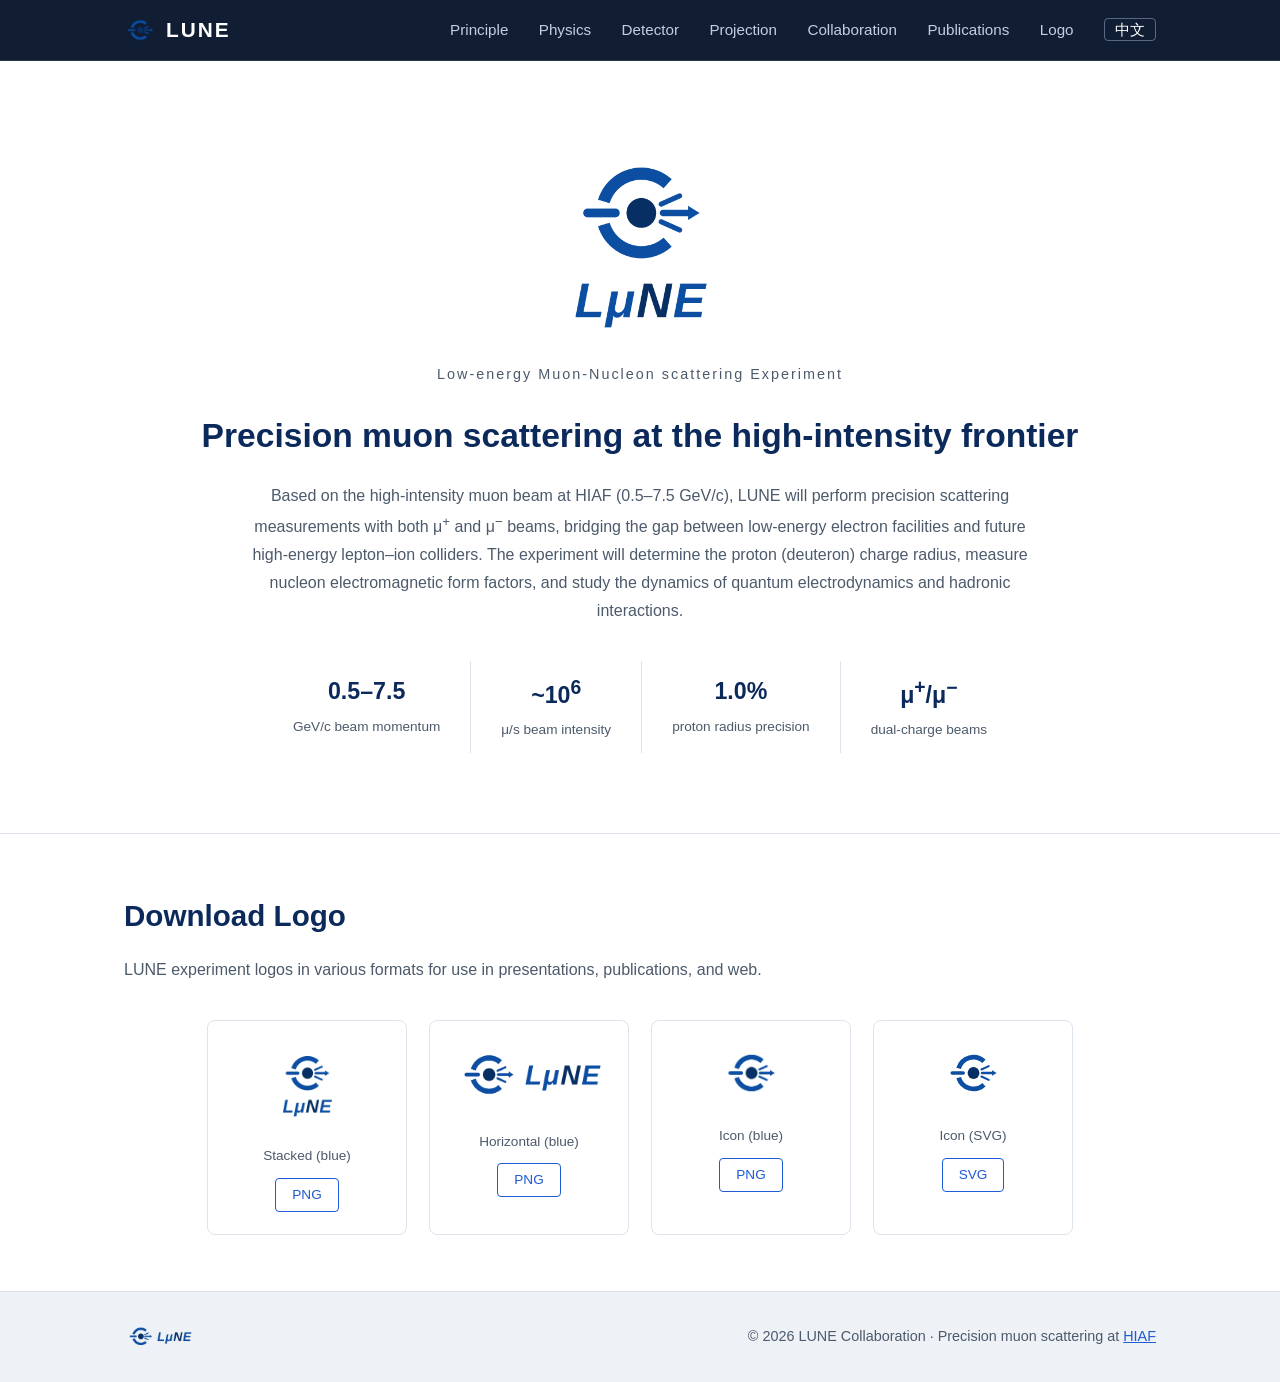
<file: index.html>
<!DOCTYPE html>
<html lang="en">
<head>
<meta charset="UTF-8">
<meta name="viewport" content="width=device-width, initial-scale=1.0">
<title>LUNE — Low-energy Muon-Nucleon scattering Experiment at HIAF</title>
<meta name="description" content="LUNE: a precision muon scattering experiment based on the HIAF muon source, addressing the proton charge radius puzzle, nucleon electromagnetic structure, and searches for physics beyond the Standard Model.">
<link rel="icon" type="image/svg+xml" href="assets/lune-icon.svg">
<link rel="stylesheet" href="styles.css">
</head>
<body>

<header class="site-header" id="top">
  <div class="container nav-wrap">
    <a class="brand" href="#top">
      <img src="assets/lune-icon-512.png" alt="LUNE logo" class="brand-icon">
      <span class="brand-name">LUNE</span>
    </a>
    <nav class="nav">
      <a href="#principle" data-panel="principle">Principle</a>
      <a href="#physics" data-panel="physics">Physics</a>
      <a href="#detector" data-panel="detector">Detector</a>
      <a href="#projection" data-panel="projection">Projection</a>
      <a href="#collab" data-panel="collab">Collaboration</a>
      <a href="#resources" data-panel="resources">Publications</a>
      <a href="#logo" data-panel="logo">Logo</a>
      <a href="index-zh.html" class="lang-btn" hreflang="zh-CN" lang="zh-CN">中文</a>
    </nav>
  </div>
</header>

<!-- ================= HERO ================= -->
<section class="hero">
  <div class="container hero-inner">
    <img src="assets/lune-stacked-800.png" alt="LUNE" class="hero-logo">
    <p class="hero-sub">Low-energy Muon-Nucleon scattering Experiment</p>
    <h1 class="hero-title">Precision muon scattering at the high-intensity frontier</h1>
    <p class="hero-desc">
      Based on the high-intensity muon beam at HIAF (0.5–7.5 GeV/c), LUNE will perform precision
      scattering measurements with both μ<sup>+</sup> and μ<sup>−</sup> beams, bridging the gap between
      low-energy electron facilities and future high-energy lepton–ion colliders. The experiment will
      determine the proton (deuteron) charge radius, measure nucleon electromagnetic form factors, and study
      the dynamics of quantum electrodynamics and hadronic interactions.
    </p>
    <div class="hero-stats">
      <div class="stat"><span class="stat-num">0.5–7.5</span><span class="stat-unit">GeV/c beam momentum</span></div>
      <div class="stat"><span class="stat-num">~10<sup>6</sup></span><span class="stat-unit">μ/s beam intensity</span></div>
      <div class="stat"><span class="stat-num">1.0%</span><span class="stat-unit">proton radius precision</span></div>
      <div class="stat"><span class="stat-num">μ<sup>+</sup>/μ<sup>−</sup></span><span class="stat-unit">dual-charge beams</span></div>
    </div>
  </div>
</section>

<!-- ================= Principle ================= -->
<section class="section" id="principle" data-panel-section hidden>
  <div class="container">
    <h2>Measurement Principle</h2>
    <p class="lead">
      The muon is a point-like lepton approximately 207 times heavier than the electron. The angular
      distribution of elastic muon–proton scattering is governed by the proton electromagnetic form
      factors, which encode the spatial distributions of the proton's (deuteron's) charge.
    </p>
    <div class="grid grid-3">
      <article class="card">
        <h3>Elastic scattering &amp; form factors</h3>
        <p>At low momentum transfer (low Q<sup>2</sup>), the slope of the elastic cross section versus
        Q<sup>2</sup> determines the proton charge radius. The cross section is governed by the electric
        and magnetic form factors G<sub>E</sub>(Q<sup>2</sup>) and G<sub>M</sub>(Q<sup>2</sup>); precision
        small-angle measurements extrapolated to Q<sup>2</sup> → 0 yield the radius.</p>
      </article>
      <article class="card">
        <h3>Why muons?</h3>
        <p>With their large mass and penetrating power, muons probe the internal structure of nuclei. Comparing
        μ<sup>+</sup> and μ<sup>−</sup> scattering provides an independent handle on two-photon exchange
        (TPE) effects — an important quantum electrodynamics correction in electron scattering.</p>
      </article>
      <article class="card">
        <h3>Staged program</h3>
        <p><b>Phase I</b>: low-Q<sup>2</sup> elastic μ–p scattering with a dipole spectrometer, targeting a
        1.0% determination of the proton charge radius. <b>Phase II</b>: an upgrade to a 2 T solenoidal
        spectrometer enabling DIS, SIDIS, and DVCS studies of the 3D nucleon structure and searches for
        physics beyond the Standard Model.</p>
      </article>
    </div>
  </div>
</section>

<!-- ================= Physics ================= -->
<section class="section section-alt" id="physics" data-panel-section hidden>
  <div class="container">
    <h2>Physics Objectives</h2>
    <p class="lead">The LUNE program addresses several long-standing questions in nuclear and particle physics, from the proton charge radius to the structure of the nucleon.</p>
    <div class="grid grid-2">
      <article class="card">
        <h3>The proton charge radius puzzle</h3>
        <p>Values of the proton charge radius extracted from electron scattering, electron spectroscopy,
        and muonic hydrogen differ by about 4%. LUNE will provide an independent determination using a
        muon probe, a critical input for resolving this discrepancy.</p>
      </article>
      <article class="card">
        <h3>Two-photon exchange &amp; tests of QED</h3>
        <p>Systematic comparisons of μ<sup>+</sup> and μ<sup>−</sup> beams enable controlled studies of
        two-photon exchange effects and stringent tests of quantum electrodynamics and the radiative
        correction framework.</p>
      </article>
      <article class="card">
        <h3>Three-dimensional nucleon structure</h3>
        <p>The high-statistics Phase-II DIS, SIDIS, and DVCS samples will provide access to transverse
        momentum dependent distributions (TMDs), generalized parton distributions (GPDs), gravitational
        form factors, and the orbital dynamics of quarks in the nucleon.</p>
      </article>
      <article class="card">
        <h3>Nuclear structure &amp; medium effects</h3>
        <p>Precision charge radii of light nuclei, Coulomb distortion corrections, nuclear medium
        modifications (the EMC effect), and — in the longer term — short-range correlations (SRC).</p>
      </article>
      <article class="card">
        <h3>Beyond the Standard Model</h3>
        <p>The high-intensity muon beam also allows searches for new physics, including
        charged-lepton-flavor violation, hadronic contributions relevant to the muon g−2, and precision
        searches for light new particles such as dark photons.</p>
      </article>
    </div>
  </div>
</section>

<!-- ================= Detector ================= -->
<section class="section" id="detector" data-panel-section hidden>
  <div class="container">
    <h2>Detector Systems</h2>
    <p class="lead">
      The HIAF-HIRIBL muon beamline (192 m, ±2% momentum acceptance) feeds a staged detector
      system. Phase I is optimized for precision low-Q<sup>2</sup> elastic scattering;
      Phase II extends the acceptance and particle identification with barrel detectors inside
      a superconducting solenoid. See the <a href="https://arxiv.org/abs/2608.29509" target="_blank" rel="noopener">White Paper</a> (Sec. 3) for full details.
    </p>

    <div class="beam-banner">
      <div><b><a href="https://hiaf.imp.cas.cn/" target="_blank" rel="noopener">HIAF</a> μ beam</b> — 0.5–7.5 GeV/c · ~10<sup>6</sup> μ/s · 2–10 cm spot · 10 mrad divergence · naturally polarized (under study)</div>
    </div>

    <!-- Phase I -->
    <div class="phase-block">
      <div class="phase-head">
        <h3>Phase I — Dipole Spectrometer</h3>
        <span class="phase-tag">Proton charge radius · low-Q<sup>2</sup> elastic scattering</span>
      </div>
      <div class="phase-grid">
        <figure class="fig">
          <img src="assets/figs/phase1-layout.png" alt="Conceptual layout of the Phase-I LUNE detector" loading="lazy">
          <figcaption>Phase-I detector layout — beam monitor, CH<sub>2</sub>/graphite target, silicon pixel tracking in a ~0.5 T dipole field, and a Shashlyk calorimeter (White Paper Fig. 12).</figcaption>
        </figure>
        <div class="phase-text">
          <ul class="spec-list">
            <li><b>Target:</b> 5.0 mm CH<sub>2</sub>, with a 2.24 mm graphite target of equivalent carbon areal density for background subtraction.</li>
            <li><b>Tracking:</b> MAPS silicon pixel detectors (MIC6-v4, CCNU), &lt; 0.5% X<sub>0</sub> per layer, 30 μm pixels; momentum resolution &lt; 2.0% (0.25–2 GeV/c), angular resolution &lt; 0.8 mrad, efficiency &gt; 97%.</li>
            <li><b>Magnet:</b> ~0.5 T room-temperature dipole, field uniformity &lt; ±5 × 10<sup>−3</sup>.</li>
            <li><b>PID:</b> μ/π separation &gt; 90% (&gt; 95% desirable); ECal resolution &lt; 8%/√E ⊕ C.</li>
          </ul>
        </div>
      </div>
    </div>

    <!-- Phase II -->
    <div class="phase-block">
      <div class="phase-head">
        <h3>Phase II — Solenoidal Spectrometer</h3>
        <span class="phase-tag">DIS · SIDIS · DVCS · nuclear structure</span>
      </div>
      <div class="phase-grid phase-grid-rev">
        <figure class="fig">
          <img src="assets/figs/phase2-layout.png" alt="Conceptual layout of the Phase-II LUNE detector" loading="lazy">
          <figcaption>Phase-II detector layout — a 2 T superconducting solenoid with a cylindrical drift chamber, barrel calorimetry, and extended forward acceptance (White Paper Fig. 13).</figcaption>
        </figure>
        <div class="phase-text">
          <ul class="spec-list">
            <li><b>Target:</b> 5 cm / 50 cm liquid hydrogen (LH<sub>2</sub>) target for maximum luminosity.</li>
            <li><b>Solenoid:</b> 2 T superconducting magnet, 150 cm length, 80 cm diameter bore, 20 cm radial thickness.</li>
            <li><b>Drift chamber:</b> 12 cylindrical layers (r = 15–37.4 cm), Ar–CO<sub>2</sub> (70:30), transverse resolution ~100–150 μm, forming a hybrid tracking system with the silicon pixels.</li>
            <li><b>Calorimetry &amp; μ-ID:</b> extended Shashlyk electromagnetic calorimetry and a forward RPC-based muon identification system.</li>
          </ul>
        </div>
      </div>
    </div>

    <!-- subsystem gallery -->
    <h3 class="gallery-title">Subsystem Gallery</h3>
    <div class="grid grid-3">
      <figure class="fig card">
        <img src="assets/figs/target-station.png" alt="Modular target station concept" loading="lazy">
        <figcaption><b>Target system</b> — modular target station concept (White Paper Fig. 14).</figcaption>
      </figure>
      <figure class="fig card">
        <img src="assets/figs/solenoid.png" alt="Phase-II superconducting solenoid" loading="lazy">
        <figcaption><b>Solenoid magnet</b> — Phase-II superconducting solenoid concept (White Paper Fig. 16).</figcaption>
      </figure>
      <figure class="fig card">
        <img src="assets/figs/cdc.png" alt="Phase-II cylindrical drift chamber" loading="lazy">
        <figcaption><b>Central drift chamber</b> — Phase-II CDC concept with axial and stereo layers (White Paper Fig. 20).</figcaption>
      </figure>
    </div>
  </div>
</section>

<!-- ================= Projection ================= -->
<section class="section section-alt" id="projection" data-panel-section hidden>
  <div class="container">
    <h2>Expected Performance &amp; Physics Projections</h2>
    <p class="lead">
      Estimates are based on HIRIBL beam simulations and generator-level studies
      (ESEPP for elastic scattering, DJANGOH for DIS/SIDIS, EpIC for DVCS), assuming one operational year of data taking.
    </p>

    <div class="table-wrap">
      <table class="data-table">
        <thead>
          <tr><th>Process</th><th>Beam</th><th>Target</th><th>Cross section (pb)</th><th>Events per year</th></tr>
        </thead>
        <tbody>
          <tr><td>Elastic scattering (1°–10°)</td><td>1.0 GeV/c</td><td>CH<sub>2</sub> (5 mm)</td><td>8.32 × 10⁸</td><td class="num">1.06 × 10⁹</td></tr>
          <tr><td>Elastic scattering (1°–10°)</td><td>1.5 GeV/c</td><td>CH<sub>2</sub> (5 mm)</td><td>3.75 × 10⁸</td><td class="num">0.47 × 10⁹</td></tr>
          <tr><td>Elastic scattering (1°–10°)</td><td>2.0 GeV/c</td><td>CH<sub>2</sub> (5 mm)</td><td>2.09 × 10⁸</td><td class="num">0.27 × 10⁹</td></tr>
          <tr><td>Inclusive DIS</td><td>5.0 GeV/c</td><td>LH<sub>2</sub> (50 cm)</td><td>144 × 10³</td><td class="num">9.68 × 10⁶</td></tr>
          <tr><td>SIDIS (K±)</td><td>5.0 GeV/c</td><td>LH<sub>2</sub> (50 cm)</td><td>8.8 × 10³</td><td class="num">5.91 × 10⁵</td></tr>
          <tr><td>DVCS</td><td>5.0 GeV/c</td><td>LH<sub>2</sub> (50 cm)</td><td>0.99 × 10³</td><td class="num">6.65 × 10⁴</td></tr>
        </tbody>
      </table>
    </div>

    <!-- uncertainty budget -->
    <div class="grid grid-2 proj-grid">
      <div class="table-wrap">
        <table class="data-table">
          <thead>
            <tr><th colspan="2">Proton charge-radius uncertainty budget (Phase I)</th></tr>
          </thead>
          <tbody>
            <tr><td>Statistical uncertainty</td><td class="num">0.12%</td></tr>
            <tr><td>Angular calibration &amp; resolution</td><td class="num">0.10%</td></tr>
            <tr><td>QED radiative corrections</td><td class="num">0.16%</td></tr>
            <tr><td>Carbon subtraction</td><td class="num">0.50%</td></tr>
            <tr><td>Background, binning, acceptance, etc.</td><td class="num">0.50%</td></tr>
            <tr><td><b>Total systematic uncertainty</b></td><td class="num"><b>0.75%</b></td></tr>
            <tr><td><b>Total projected uncertainty</b></td><td class="num"><b>&lt; 1.0%</b></td></tr>
          </tbody>
        </table>
        <p class="table-note">Illustrative budget from White Paper Table 20; values are representative and will be refined with full detector simulation.</p>
      </div>
      <div class="projection-highlights">
        <div class="highlight"><span class="hl-num">1.0%</span><p>Projected relative precision on the proton charge radius from elastic μ–p scattering</p></div>
        <div class="highlight"><span class="hl-num">~10⁷</span><p>Inclusive DIS events per year for nucleon structure studies</p></div>
        <div class="highlight"><span class="hl-num">First</span><p>Exploration of GPDs with a muon beam in this energy regime (&gt; 6 × 10⁴ DVCS events/year)</p></div>
      </div>
    </div>

    <!-- projection gallery -->
    <h3 class="gallery-title">Projection Gallery</h3>
    <div class="grid grid-2">
      <figure class="fig card">
        <img src="assets/figs/proj-radius.png" alt="Projected precision of the proton charge-radius measurement" loading="lazy">
        <figcaption>Projected precision of the LUNE proton charge-radius measurement compared with existing experimental results (White Paper Fig. 32).</figcaption>
      </figure>
      <figure class="fig card">
        <img src="assets/figs/proj-formfactors.png" alt="Projected precision for proton electromagnetic form factors" loading="lazy">
        <figcaption>Projected precision for representative proton electromagnetic form-factor measurements (White Paper Fig. 33).</figcaption>
      </figure>
      <figure class="fig card">
        <img src="assets/figs/proj-sidis.png" alt="Projected statistical precision of SIDIS measurements" loading="lazy">
        <figcaption>Projected relative statistical uncertainty of SIDIS measurements in the (x, z = E<sub>π</sub>/E<sub>h</sub>) plane for Phase II (White Paper Fig. 35).</figcaption>
      </figure>
      <figure class="fig card">
        <img src="assets/figs/proj-dvcs.png" alt="DVCS reconstructed photon kinematics" loading="lazy">
        <figcaption>DVCS events: reconstructed photon energy versus polar angle with the Phase-II forward calorimeter (White Paper Fig. 36).</figcaption>
      </figure>
    </div>
  </div>
</section>

<!-- ================= Collaboration ================= -->
<section class="section" id="collab" data-panel-section hidden>
  <div class="container collab-wrap">
    <h2>Collaboration</h2>
    <p class="lead">
      The LUNE collaboration comprises researchers from the following institutions:
    </p>
    <ol class="collab-list">
      <li>Central China Normal University (华中师范大学)</li>
      <li>Institute of Modern Physics, CAS (中国科学院近代物理研究所)</li>
      <li>Shandong University (山东大学)</li>
      <li>Hefei University of Technology (合肥工业大学)</li>
      <li>Hohai University (河海大学)</li>
      <li>Shanghai Jiao Tong University (上海交通大学)</li>
      <li>University of Science and Technology of China (中国科学技术大学)</li>
      <li>INFN Padova (意大利国家核物理研究所帕多瓦分部)</li>
      <li>Shenzhen Technology University (深圳技术大学)</li>
      <li>Peking University (北京大学)</li>
      <li>Shantou University (汕头大学)</li>
      <li>Zhengzhou University (郑州大学)</li>
      <li>South China Normal University (华南师范大学)</li>
      <li>Wuhan University (武汉大学)</li>
      <li>Henan Normal University (河南师范大学)</li>
    </ol>
    <p class="collab-contact">
      For questions about the experiment or joining the collaboration, please contact: <span class="email">yinh AT ccnu.edu.cn</span>
    </p>
  </div>
</section>

<!-- ================= Publications ================= -->
<section class="section" id="resources" data-panel-section hidden>
  <div class="container">
    <h2>Publications &amp; Talks</h2>
    <p class="lead">Papers, preprints and meeting reports related to the LUNE project.</p>

    <h3 class="gallery-title">Papers</h3>
    <ul class="pub-list">
      <li>
        <span class="pub-title">Low-energy Muon-Nucleon scattering experiment (LUNE White Paper)</span>
        <span class="pub-meta">arXiv:2608.29509 [hep-ex] · <a href="https://arxiv.org/abs/2608.29509" target="_blank" rel="noopener">arXiv</a> · <a href="https://inspirehep.net/literature/3197899" target="_blank" rel="noopener">INSPIRE</a></span>
      </li>
    </ul>

    <h3 class="gallery-title">Reports &amp; workshops</h3>
    <ul class="pub-list">
      <li>
        <span class="pub-title">LUNE: a muon-nuclear fixed target experiment at HIAF</span>
        <span class="pub-meta">International Workshop on Muon Physics at the Intensity and Precision Frontiers (MIP2026), Huizhou, Apr 27, 2026 · <a href="https://indico.itp.ac.cn/event/384/contributions/2379/attachments/1458/2334/Hang_YIN_LUNE-2026-MIP.pdf" target="_blank" rel="noopener">Slides</a></span>
      </li>
      <li>
        <span class="pub-title">高能缪子散射物理研讨会 (High-Energy Muon Scattering Physics Workshop)</span>
        <span class="pub-meta">Huizhou, Sep 2025 · <a href="https://indico.impcas.ac.cn/event/175/" target="_blank" rel="noopener">Indico</a> · <a href="https://www.impcas.ac.cn/sndt2017/202509/t20250925_7979686.html" target="_blank" rel="noopener">News</a></span>
      </li>
      <li>
        <span class="pub-title">缪子-质子散射实验 (Muon–proton scattering experiment)</span>
        <span class="pub-meta">第七届粒子物理天问论坛 (7th Particle Physics Tianwen Forum), Wuhan, Sep 19, 2025 · <a href="https://indico.ihep.ac.cn/event/26398/contributions/200686/attachments/94655/124412/LUNE-physics-0919.pdf" target="_blank" rel="noopener">Slides</a></span>
      </li>
      <li>
        <span class="pub-title">缪子-质子散射实验 (Muon–proton scattering experiment)</span>
        <span class="pub-meta">第三届惠州大装置高精度核物理研讨会 (3rd Huizhou Advanced Facility High-Precision Nuclear Physics Workshop), IMP Huizhou, Apr 21, 2025 · <a href="https://indico.impcas.ac.cn/event/74/contributions/938/attachments/467/1215/4-Muon_Proton_Scattering_Experiment_In_China.pdf" target="_blank" rel="noopener">Slides</a></span>
      </li>
    </ul>

    <p class="table-note">Individual LUNE talks presented at conferences and colloquia are being collected here; if an entry is missing, please let us know at <span class="email">yinh AT ccnu.edu.cn</span>.</p>
  </div>
</section>

<!-- ================= Logo Download ================= -->
<section class="logo-section" id="logo">
  <div class="container">
    <h2>Download Logo</h2>
    <p class="lead">LUNE experiment logos in various formats for use in presentations, publications, and web.</p>
    <div class="logo-grid">
      <div class="logo-card">
        <img src="assets/lune-stacked-800.png" alt="LUNE stacked logo">
        <p>Stacked (blue)</p>
        <a href="assets/lune-stacked-800.png" download>PNG</a>
      </div>
      <div class="logo-card">
        <img src="assets/lune-horizontal-800.png" alt="LUNE horizontal logo">
        <p>Horizontal (blue)</p>
        <a href="assets/lune-horizontal-800.png" download>PNG</a>
      </div>
      <div class="logo-card">
        <img src="assets/lune-icon-512.png" alt="LUNE icon" style="max-height:60px">
        <p>Icon (blue)</p>
        <a href="assets/lune-icon-512.png" download>PNG</a>
      </div>
      <div class="logo-card">
        <img src="assets/lune-icon.svg" alt="LUNE icon SVG" style="max-height:60px">
        <p>Icon (SVG)</p>
        <a href="assets/lune-icon.svg" download>SVG</a>
      </div>
    </div>
  </div>
</section>

<footer class="site-footer">
  <div class="container footer-wrap">
    <img src="assets/lune-horizontal-800.png" alt="LUNE" class="footer-logo">
    <p>© 2026 LUNE Collaboration · Precision muon scattering at <a href="https://hiaf.imp.cas.cn/" target="_blank" rel="noopener">HIAF</a></p>
  </div>
</footer>

<script src="script.js"></script>
</body>
</html>
</file>
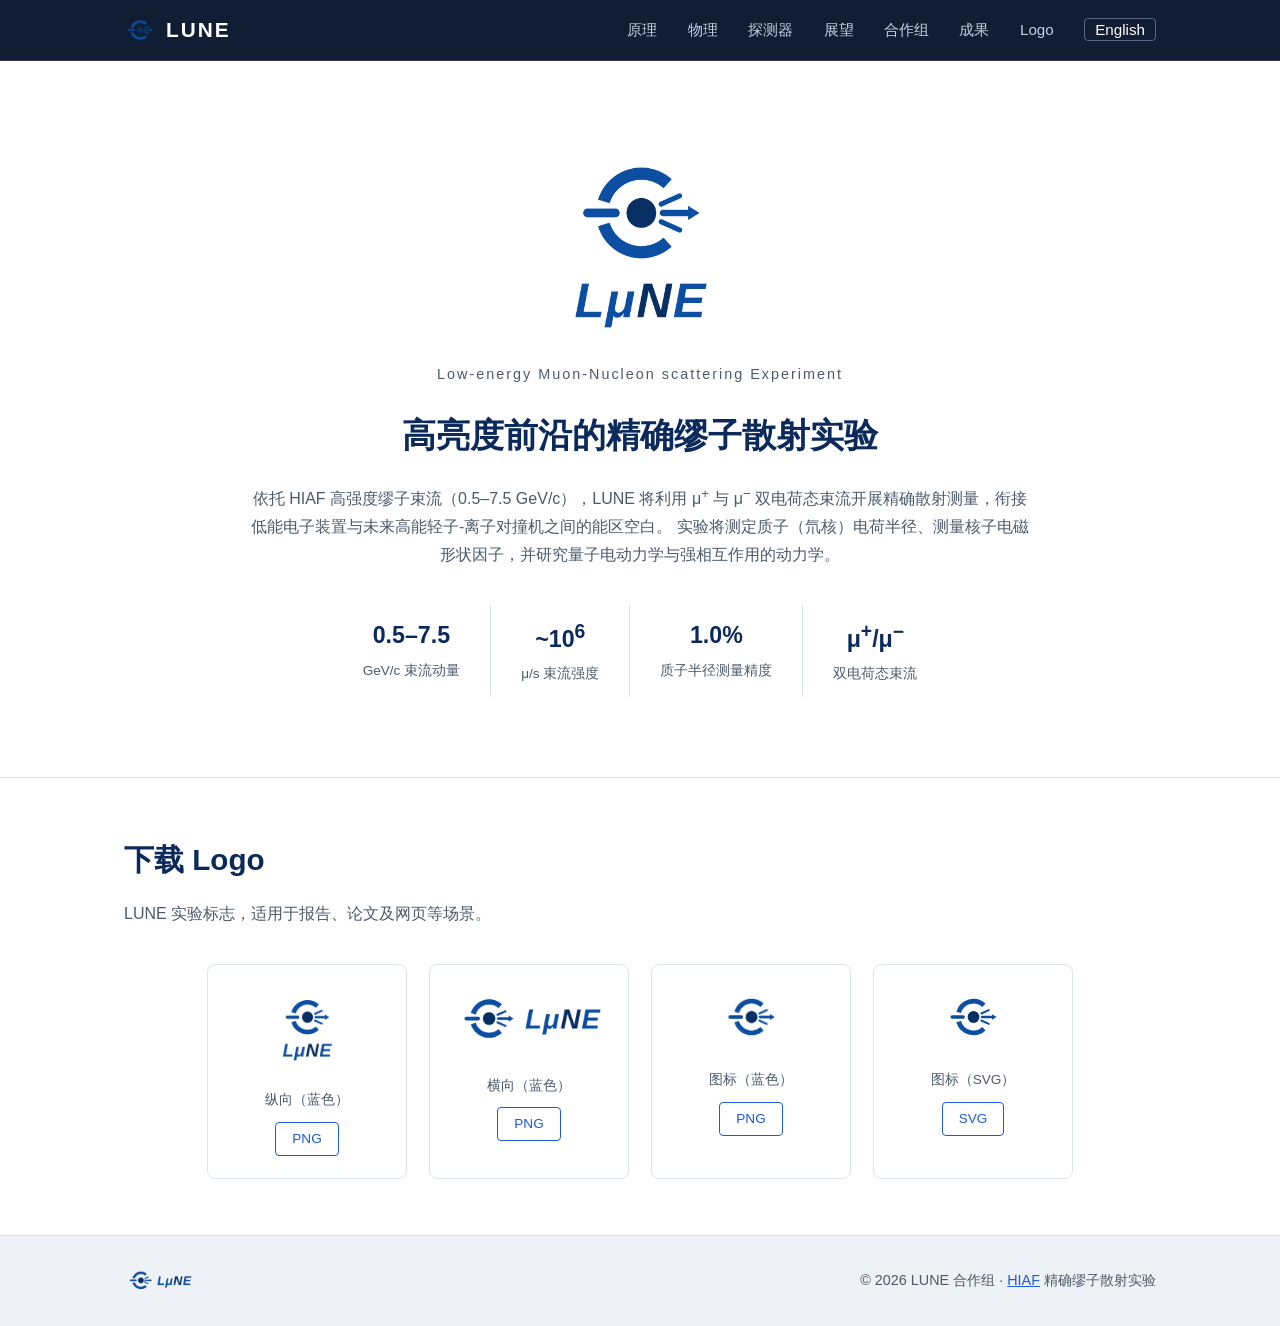
<file: index-zh.html>
<!DOCTYPE html>
<html lang="zh-CN">
<head>
<meta charset="UTF-8">
<meta name="viewport" content="width=device-width, initial-scale=1.0">
<title>LUNE — 基于 HIAF 的低能缪子-核子散射实验</title>
<meta name="description" content="LUNE：基于 HIAF 缪子源的精确缪子散射实验，研究质子电荷半径之谜、核子电磁结构，并探索超越标准模型的新物理。">
<link rel="icon" type="image/svg+xml" href="assets/lune-icon.svg">
<link rel="stylesheet" href="styles.css">
</head>
<body>

<header class="site-header" id="top">
  <div class="container nav-wrap">
    <a class="brand" href="#top">
      <img src="assets/lune-icon-512.png" alt="LUNE logo" class="brand-icon">
      <span class="brand-name">LUNE</span>
    </a>
    <nav class="nav">
      <a href="#principle" data-panel="principle">原理</a>
      <a href="#physics" data-panel="physics">物理</a>
      <a href="#detector" data-panel="detector">探测器</a>
      <a href="#projection" data-panel="projection">展望</a>
      <a href="#collab" data-panel="collab">合作组</a>
      <a href="#resources" data-panel="resources">成果</a>
      <a href="#logo" data-panel="logo">Logo</a>
      <a href="index.html" class="lang-btn" hreflang="en" lang="en">English</a>
    </nav>
  </div>
</header>

<!-- ================= 首屏 ================= -->
<section class="hero">
  <div class="container hero-inner">
    <img src="assets/lune-stacked-800.png" alt="LUNE" class="hero-logo">
    <p class="hero-sub">Low-energy Muon-Nucleon scattering Experiment</p>
    <h1 class="hero-title">高亮度前沿的精确缪子散射实验</h1>
    <p class="hero-desc">
      依托 HIAF 高强度缪子束流（0.5–7.5 GeV/c），LUNE 将利用 μ<sup>+</sup> 与 μ<sup>−</sup>
      双电荷态束流开展精确散射测量，衔接低能电子装置与未来高能轻子-离子对撞机之间的能区空白。
      实验将测定质子（氘核）电荷半径、测量核子电磁形状因子，并研究量子电动力学与强相互作用的动力学。
    </p>
    <div class="hero-stats">
      <div class="stat"><span class="stat-num">0.5–7.5</span><span class="stat-unit">GeV/c 束流动量</span></div>
      <div class="stat"><span class="stat-num">~10<sup>6</sup></span><span class="stat-unit">μ/s 束流强度</span></div>
      <div class="stat"><span class="stat-num">1.0%</span><span class="stat-unit">质子半径测量精度</span></div>
      <div class="stat"><span class="stat-num">μ<sup>+</sup>/μ<sup>−</sup></span><span class="stat-unit">双电荷态束流</span></div>
    </div>
  </div>
</section>

<!-- ================= 原理 ================= -->
<section class="section" id="principle" data-panel-section hidden>
  <div class="container">
    <h2>测量原理</h2>
    <p class="lead">
      缪子是质量约为电子 207 倍的点状轻子。缪子-质子弹性散射的角分布由质子电磁形状因子决定，
      而形状因子编码了质子（氘核）电荷的空间分布。
    </p>
    <div class="grid grid-3">
      <article class="card">
        <h3>弹性散射与形状因子</h3>
        <p>在低动量转移（低 Q<sup>2</sup>）区间，弹性散射截面随 Q<sup>2</sup> 的变化斜率决定质子电荷半径。
        截面由电形状因子 G<sub>E</sub>(Q<sup>2</sup>) 与磁形状因子 G<sub>M</sub>(Q<sup>2</sup>) 共同决定；
        通过小角度精确测量并外推至 Q<sup>2</sup> → 0 即可得到半径。</p>
      </article>
      <article class="card">
        <h3>为何选择缪子？</h3>
        <p>缪子质量大、穿透能力强，能够探测核的内部。μ<sup>+</sup> 与 μ<sup>−</sup>
        散射的系统对比可用于独立研究双光子交换（TPE）效应——电子散射中重要的量子电动力学修正。</p>
      </article>
      <article class="card">
        <h3>分阶段实验进程</h3>
        <p><b>Phase I</b>：采用二极磁体谱仪开展低 Q<sup>2</sup> 弹性 μ–p 散射测量，
        以 1.0% 精度测定质子电荷半径。<b>Phase II</b>：升级为 2 T 螺线管谱仪，
        开展 DIS、SIDIS、DVCS 等核子三维结构研究以及超越标准模型的物理搜索。</p>
      </article>
    </div>
  </div>
</section>

<!-- ================= 物理 ================= -->
<section class="section section-alt" id="physics" data-panel-section hidden>
  <div class="container">
    <h2>物理目标</h2>
    <p class="lead">LUNE 物理计划覆盖核物理与粒子物理中的多个基本问题，从质子电荷半径到核子内部结构。</p>
    <div class="grid grid-2">
      <article class="card">
        <h3>质子电荷半径之谜</h3>
        <p>电子散射、电子能谱以及缪子氢原子谱学给出的质子电荷半径数值之间存在约 4% 的分歧。
        LUNE 将以缪子探针提供独立测量结果，为解决这一分歧提供关键输入。</p>
      </article>
      <article class="card">
        <h3>双光子交换与 QED 检验</h3>
        <p>通过 μ<sup>+</sup> 与 μ<sup>−</sup> 束流的系统性对比，可对双光子交换效应进行受控研究，
        并对量子电动力学及辐射修正理论框架进行严格检验。</p>
      </article>
      <article class="card">
        <h3>核子三维结构</h3>
        <p>Phase II 的高统计量 DIS、SIDIS 与 DVCS 数据样本将用于研究横动量依赖分布（TMD）、
        广义部分子分布（GPD）、引力形状因子，以及核子内夸克的轨道动力学。</p>
      </article>
      <article class="card">
        <h3>核结构与核介质效应</h3>
        <p>轻核电荷半径的精确测定、库仑畸变修正、核介质修改效应（EMC 效应），
        以及远期的短程关联（SRC）研究。</p>
      </article>
      <article class="card">
        <h3>超越标准模型的物理搜索</h3>
        <p>高强度缪子束还可用于新物理搜索，包括带电轻子味破坏过程、
        与缪子 g−2 相关的强子贡献，以及暗光子等轻新粒子的精确搜索。</p>
      </article>
    </div>
  </div>
</section>

<!-- ================= 探测器 ================= -->
<section class="section" id="detector" data-panel-section hidden>
  <div class="container">
    <h2>探测器系统</h2>
    <p class="lead">
      HIAF-HIRIBL 缪子束线（长 192 m，动量接受度 ±2%）为分阶段建设的探测器系统提供束流。
      Phase I 针对低 Q<sup>2</sup> 弹性散射的精确测量优化；Phase II 通过超导螺线管内的筒部探测器
      扩展接受度与粒子鉴别能力。完整技术方案见<a href="https://arxiv.org/abs/2608.29509" target="_blank" rel="noopener">白皮书</a>（第 3 章）。
    </p>

    <div class="beam-banner">
      <div><b><a href="https://hiaf.imp.cas.cn/" target="_blank" rel="noopener">HIAF</a> μ 束流</b> — 0.5–7.5 GeV/c · ~10<sup>6</sup> μ/s · 光斑 2–10 cm · 散度 10 mrad · 天然极化（研究中）</div>
    </div>

    <!-- Phase I -->
    <div class="phase-block">
      <div class="phase-head">
        <h3>Phase I — 二极磁体谱仪</h3>
        <span class="phase-tag">质子电荷半径 · 低 Q<sup>2</sup> 弹性散射</span>
      </div>
      <div class="phase-grid">
        <figure class="fig">
          <img src="assets/figs/phase1-layout.png" alt="Phase-I LUNE 探测器布局" loading="lazy">
          <figcaption>Phase-I 探测器布局：束流监测器、CH<sub>2</sub>/石墨靶、~0.5 T 二极磁场中的硅像素径迹系统及 Shashlyk 量能器（白皮书图 12）。</figcaption>
        </figure>
        <div class="phase-text">
          <ul class="spec-list">
            <li><b>靶系统：</b>5.0 mm CH<sub>2</sub> 靶，配合 2.24 mm 等效碳面密度的石墨靶用于本底扣除。</li>
            <li><b>径迹系统：</b>MAPS 硅像素探测器（CCNU 研制的第四代 MIC6-v4 芯片），单层材料预算 &lt; 0.5% X<sub>0</sub>，像素 30 μm；动量分辨率 &lt; 2.0%（0.25–2 GeV/c），角分辨率 &lt; 0.8 mrad，效率 &gt; 97%。</li>
            <li><b>磁体：</b>~0.5 T 常温二极磁体，场均匀性 &lt; ±5 × 10<sup>−3</sup>。</li>
            <li><b>粒子鉴别：</b>μ/π 分辨效率 &gt; 90%（目标 &gt; 95%）；量能器能量分辨率 &lt; 8%/√E ⊕ C。</li>
          </ul>
        </div>
      </div>
    </div>

    <!-- Phase II -->
    <div class="phase-block">
      <div class="phase-head">
        <h3>Phase II — 螺线管谱仪</h3>
        <span class="phase-tag">DIS · SIDIS · DVCS · 核结构</span>
      </div>
      <div class="phase-grid phase-grid-rev">
        <figure class="fig">
          <img src="assets/figs/phase2-layout.png" alt="Phase-II LUNE 探测器布局" loading="lazy">
          <figcaption>Phase-II 探测器布局：2 T 超导螺线管内配置圆柱形漂移室、筒部量能器，并扩展前向接受度（白皮书图 13）。</figcaption>
        </figure>
        <div class="phase-text">
          <ul class="spec-list">
            <li><b>靶系统：</b>5 cm / 50 cm 液氢（LH<sub>2</sub>）靶，以最大化亮度。</li>
            <li><b>螺线管：</b>2 T 超导磁体，长 150 cm，孔径 80 cm，径向厚度 20 cm。</li>
            <li><b>漂移室：</b>12 层圆柱形丝层（半径 15–37.4 cm），Ar–CO<sub>2</sub>（70:30）气体，横向分辨率约 100–150 μm，与硅像素探测器构成混合径迹系统。</li>
            <li><b>量能器与缪子鉴别：</b>扩展型 Shashlyk 电磁量能器与前向 RPC 缪子鉴别系统。</li>
          </ul>
        </div>
      </div>
    </div>

    <!-- 子系统图集 -->
    <h3 class="gallery-title">子系统图集</h3>
    <div class="grid grid-3">
      <figure class="fig card">
        <img src="assets/figs/target-station.png" alt="模块化靶站概念设计" loading="lazy">
        <figcaption><b>靶系统</b> — 模块化靶站概念设计（白皮书图 14）。</figcaption>
      </figure>
      <figure class="fig card">
        <img src="assets/figs/solenoid.png" alt="Phase-II 超导螺线管" loading="lazy">
        <figcaption><b>螺线管磁体</b> — Phase-II 超导螺线管概念图（白皮书图 16）。</figcaption>
      </figure>
      <figure class="fig card">
        <img src="assets/figs/cdc.png" alt="Phase-II 圆柱形漂移室" loading="lazy">
        <figcaption><b>中央漂移室</b> — Phase-II CDC 概念图，含轴向丝层与立体角丝层（白皮书图 20）。</figcaption>
      </figure>
    </div>
  </div>
</section>

<!-- ================= Projection ================= -->
<section class="section section-alt" id="projection" data-panel-section hidden>
  <div class="container">
    <h2>预期性能与物理展望</h2>
    <p class="lead">
      以下结果基于 HIRIBL 束流模拟与生成器级估算（弹性散射采用 ESEPP，DIS/SIDIS 采用 DJANGOH，DVCS 采用 EpIC），
      假设一个有效运行年度的取数时间。
    </p>

    <div class="table-wrap">
      <table class="data-table">
        <thead>
          <tr><th>物理过程</th><th>束流</th><th>靶</th><th>截面 (pb)</th><th>年产额</th></tr>
        </thead>
        <tbody>
          <tr><td>弹性散射（1°–10°）</td><td>1.0 GeV/c</td><td>CH<sub>2</sub> (5 mm)</td><td>8.32 × 10⁸</td><td class="num">1.06 × 10⁹</td></tr>
          <tr><td>弹性散射（1°–10°）</td><td>1.5 GeV/c</td><td>CH<sub>2</sub> (5 mm)</td><td>3.75 × 10⁸</td><td class="num">0.47 × 10⁹</td></tr>
          <tr><td>弹性散射（1°–10°）</td><td>2.0 GeV/c</td><td>CH<sub>2</sub> (5 mm)</td><td>2.09 × 10⁸</td><td class="num">0.27 × 10⁹</td></tr>
          <tr><td>遍举 DIS</td><td>5.0 GeV/c</td><td>LH<sub>2</sub> (50 cm)</td><td>144 × 10³</td><td class="num">9.68 × 10⁶</td></tr>
          <tr><td>SIDIS（K±）</td><td>5.0 GeV/c</td><td>LH<sub>2</sub> (50 cm)</td><td>8.8 × 10³</td><td class="num">5.91 × 10⁵</td></tr>
          <tr><td>DVCS</td><td>5.0 GeV/c</td><td>LH<sub>2</sub> (50 cm)</td><td>0.99 × 10³</td><td class="num">6.65 × 10⁴</td></tr>
        </tbody>
      </table>
    </div>

    <!-- 误差预算 -->
    <div class="grid grid-2 proj-grid">
      <div class="table-wrap">
        <table class="data-table">
          <thead>
            <tr><th colspan="2">质子电荷半径测量误差预算（Phase I）</th></tr>
          </thead>
          <tbody>
            <tr><td>统计误差</td><td class="num">0.12%</td></tr>
            <tr><td>角度刻度与分辨</td><td class="num">0.10%</td></tr>
            <tr><td>QED 辐射修正</td><td class="num">0.16%</td></tr>
            <tr><td>碳本底扣除</td><td class="num">0.50%</td></tr>
            <tr><td>本底、分箱、接受度等</td><td class="num">0.50%</td></tr>
            <tr><td><b>系统误差合计</b></td><td class="num"><b>0.75%</b></td></tr>
            <tr><td><b>总预期误差</b></td><td class="num"><b>&lt; 1.0%</b></td></tr>
          </tbody>
        </table>
        <p class="table-note">误差预算摘自白皮书表 20；数值为代表性估算，将随完整探测器模拟与数据驱动刻度进一步更新。</p>
      </div>
      <div class="projection-highlights">
        <div class="highlight"><span class="hl-num">1.0%</span><p>弹性 μ–p 散射测量质子电荷半径的预期相对精度</p></div>
        <div class="highlight"><span class="hl-num">~10⁷</span><p>年度遍举 DIS 事例数，用于核子结构研究</p></div>
        <div class="highlight"><span class="hl-num">首次</span><p>在该能区利用缪子束探索 GPD（&gt; 6 × 10⁴ DVCS 事例/年）</p></div>
      </div>
    </div>

    <!-- 预期结果图集 -->
    <h3 class="gallery-title">预期结果图集</h3>
    <div class="grid grid-2">
      <figure class="fig card">
        <img src="assets/figs/proj-radius.png" alt="质子电荷半径测量预期精度" loading="lazy">
        <figcaption>LUNE 质子电荷半径测量预期精度与现有实验结果的对比（白皮书图 32）。</figcaption>
      </figure>
      <figure class="fig card">
        <img src="assets/figs/proj-formfactors.png" alt="质子电磁形状因子预期精度" loading="lazy">
        <figcaption>质子电磁形状因子代表性测量的预期精度（白皮书图 33）。</figcaption>
      </figure>
      <figure class="fig card">
        <img src="assets/figs/proj-sidis.png" alt="SIDIS 测量预期统计精度" loading="lazy">
        <figcaption>Phase II SIDIS 测量在 (x, z = E<sub>π</sub>/E<sub>h</sub>) 平面上的相对统计误差分布（白皮书图 35）。</figcaption>
      </figure>
      <figure class="fig card">
        <img src="assets/figs/proj-dvcs.png" alt="DVCS 重建光子运动学分布" loading="lazy">
        <figcaption>DVCS 事例：Phase-II 前向量能器重建的光子能量与极角分布（白皮书图 36）。</figcaption>
      </figure>
    </div>
  </div>
</section>

<!-- ================= 合作组 ================= -->
<section class="section" id="collab" data-panel-section hidden>
  <div class="container collab-wrap">
    <h2>合作组</h2>
    <p class="lead">
      LUNE 合作组由来自以下单位的科研人员组成：
    </p>
    <ol class="collab-list">
      <li>华中师范大学</li>
      <li>中国科学院近代物理研究所</li>
      <li>山东大学</li>
      <li>合肥工业大学</li>
      <li>河海大学</li>
      <li>上海交通大学</li>
      <li>中国科学技术大学</li>
      <li>意大利国家核物理研究所帕多瓦分部（INFN Padova）</li>
      <li>深圳技术大学</li>
      <li>北京大学</li>
      <li>汕头大学</li>
      <li>郑州大学</li>
      <li>华南师范大学</li>
      <li>武汉大学</li>
      <li>河南师范大学</li>
    </ol>
    <p class="collab-contact">
      实验咨询与合作组加入事宜，请联系：<span class="email">yinh AT ccnu.edu.cn</span>
    </p>
  </div>
</section>

<!-- ================= 成果 ================= -->
<section class="section" id="resources" data-panel-section hidden>
  <div class="container">
    <h2>论文与报告</h2>
    <p class="lead">与 LUNE 项目相关的论文、预印本及学术会议报告汇总。</p>

    <h3 class="gallery-title">论文</h3>
    <ul class="pub-list">
      <li>
        <span class="pub-title">Low-energy Muon-Nucleon scattering experiment（LUNE 白皮书）</span>
        <span class="pub-meta">arXiv:2608.29509 [hep-ex] · <a href="https://arxiv.org/abs/2608.29509" target="_blank" rel="noopener">arXiv</a> · <a href="https://inspirehep.net/literature/3197899" target="_blank" rel="noopener">INSPIRE</a></span>
      </li>
    </ul>

    <h3 class="gallery-title">学术报告与研讨会</h3>
    <ul class="pub-list">
      <li>
        <span class="pub-title">LUNE: a muon-nuclear fixed target experiment at HIAF</span>
        <span class="pub-meta">第四届高亮度和高精度前沿缪子物理研讨会（MIP2026），惠州，2026 年 4 月 27 日 · <a href="https://indico.itp.ac.cn/event/384/contributions/2379/attachments/1458/2334/Hang_YIN_LUNE-2026-MIP.pdf" target="_blank" rel="noopener">报告幻灯片</a></span>
      </li>
      <li>
        <span class="pub-title">高能缪子散射物理研讨会</span>
        <span class="pub-meta">2025 年 9 月 · 惠州 · <a href="https://indico.impcas.ac.cn/event/175/" target="_blank" rel="noopener">Indico</a> · <a href="https://www.impcas.ac.cn/sndt2017/202509/t20250925_7979686.html" target="_blank" rel="noopener">会议新闻</a></span>
      </li>
      <li>
        <span class="pub-title">缪子-质子散射实验</span>
        <span class="pub-meta">第七届粒子物理天问论坛，武汉，2025 年 9 月 19 日 · <a href="https://indico.ihep.ac.cn/event/26398/contributions/200686/attachments/94655/124412/LUNE-physics-0919.pdf" target="_blank" rel="noopener">报告幻灯片</a></span>
      </li>
      <li>
        <span class="pub-title">缪子-质子散射实验</span>
        <span class="pub-meta">第三届惠州大装置高精度核物理研讨会，中科院近代物理所惠州研究部，2025 年 4 月 21 日 · <a href="https://indico.impcas.ac.cn/event/74/contributions/938/attachments/467/1215/4-Muon_Proton_Scattering_Experiment_In_China.pdf" target="_blank" rel="noopener">报告幻灯片</a></span>
      </li>
    </ul>

    <p class="table-note">LUNE 团队在各会议、研讨会及学术访问中做的单次报告将持续补充至此列表；如有遗漏，请发邮件至 <span class="email">yinh AT ccnu.edu.cn</span> 告知。</p>
  </div>
</section>

<!-- ================= Logo 下载 ================= -->
<section class="logo-section" id="logo">
  <div class="container">
    <h2>下载 Logo</h2>
    <p class="lead">LUNE 实验标志，适用于报告、论文及网页等场景。</p>
    <div class="logo-grid">
      <div class="logo-card">
        <img src="assets/lune-stacked-800.png" alt="LUNE 纵向标志">
        <p>纵向（蓝色）</p>
        <a href="assets/lune-stacked-800.png" download>PNG</a>
      </div>
      <div class="logo-card">
        <img src="assets/lune-horizontal-800.png" alt="LUNE 横向标志">
        <p>横向（蓝色）</p>
        <a href="assets/lune-horizontal-800.png" download>PNG</a>
      </div>
      <div class="logo-card">
        <img src="assets/lune-icon-512.png" alt="LUNE 图标" style="max-height:60px">
        <p>图标（蓝色）</p>
        <a href="assets/lune-icon-512.png" download>PNG</a>
      </div>
      <div class="logo-card">
        <img src="assets/lune-icon.svg" alt="LUNE 图标 SVG" style="max-height:60px">
        <p>图标（SVG）</p>
        <a href="assets/lune-icon.svg" download>SVG</a>
      </div>
    </div>
  </div>
</section>

<footer class="site-footer">
  <div class="container footer-wrap">
    <img src="assets/lune-horizontal-800.png" alt="LUNE" class="footer-logo">
    <p>© 2026 LUNE 合作组 · <a href="https://hiaf.imp.cas.cn/" target="_blank" rel="noopener">HIAF</a> 精确缪子散射实验</p>
  </div>
</footer>

<script src="script.js"></script>
</body>
</html>
</file>
<file: styles.css>
:root {
  --bg: #f7f8fa;
  --bg-alt: #eef1f6;
  --card: #ffffff;
  --ink: #1c2733;
  --ink-soft: #4c5a6b;
  --line: #dde4ec;
  --blue: #1e5bd6;
  --blue-deep: #0b2a5b;
  --navy: #101d33;
  --radius: 8px;
  --shadow: 0 1px 3px rgba(16, 29, 51, 0.08);
}

* { margin: 0; padding: 0; box-sizing: border-box; }
html { scroll-behavior: smooth; }
body {
  font-family: "PingFang SC", "Noto Sans SC", "Microsoft YaHei", "Segoe UI", sans-serif;
  background: var(--bg);
  color: var(--ink);
  line-height: 1.75;
}

.container { max-width: 1080px; margin: 0 auto; padding: 0 24px; }

/* ---------- header ---------- */
.site-header {
  position: sticky; top: 0; z-index: 50;
  background: var(--navy);
  border-bottom: 1px solid rgba(255,255,255,.12);
}
.nav-wrap { display: flex; align-items: center; justify-content: space-between; height: 60px; }
.brand { display: flex; align-items: center; gap: 10px; text-decoration: none; }
.brand-icon { width: 32px; height: 32px; }
.brand-name {
  font-size: 1.3rem; font-weight: 700; letter-spacing: 2px;
  color: #fff;
}
.nav a {
  color: #c3cfdf; text-decoration: none; margin-left: 26px;
  font-size: 0.95rem;
}
.nav a:hover { color: #fff; }
.lang-btn {
  border: 1px solid rgba(160,180,210,.5);
  border-radius: 4px;
  padding: 2px 10px;
  color: #fff !important;
}
.lang-btn:hover { background: rgba(255,255,255,.1); }

/* ---------- hero ---------- */
.hero {
  background: #fff;
  color: var(--ink); text-align: center;
  padding: 72px 0 80px;
  border-bottom: 1px solid var(--line);
}
.hero-logo { width: 230px; margin-bottom: 8px; }
.hero-sub {
  letter-spacing: 2px;
  color: var(--ink-soft); font-size: .9rem; margin-bottom: 20px;
}
.hero-title { font-size: clamp(1.5rem, 3vw, 2.1rem); font-weight: 700; margin-bottom: 16px; color: var(--blue-deep); }
.hero-desc {
  max-width: 780px; margin: 0 auto 36px;
  color: var(--ink-soft); font-size: 1rem;
}
.hero-stats {
  display: flex; flex-wrap: wrap; justify-content: center;
}
.stat { padding: 10px 30px; }
.stat + .stat { border-left: 1px solid var(--line); }
.stat-num { display: block; font-size: 1.45rem; font-weight: 700; color: var(--blue-deep); }
.stat-unit { font-size: .85rem; color: var(--ink-soft); }

/* ---------- sections ---------- */
.section { padding: 72px 0; }
.section-alt { background: var(--bg-alt); }
h2 { font-size: clamp(1.45rem, 2.4vw, 1.85rem); margin-bottom: 14px; color: var(--blue-deep); }
.lead { max-width: 820px; color: var(--ink-soft); margin-bottom: 36px; font-size: 1rem; }

.grid { display: grid; gap: 22px; }
.grid-3 { grid-template-columns: repeat(auto-fit, minmax(290px, 1fr)); }
.grid-2 { grid-template-columns: repeat(auto-fit, minmax(340px, 1fr)); }

.card {
  background: var(--card); border-radius: var(--radius);
  padding: 26px 24px;
  border: 1px solid var(--line);
}
.card h3 { font-size: 1.08rem; margin-bottom: 10px; }
.card p { color: var(--ink-soft); font-size: .95rem; }

.beam-banner {
  background: var(--card);
  border: 1px solid var(--line);
  border-left: 3px solid var(--blue);
  border-radius: var(--radius);
  padding: 14px 22px; margin-bottom: 30px; font-size: .96rem; color: var(--ink-soft);
}
.beam-banner b { color: var(--ink); }
.beam-banner a { color: var(--blue); text-decoration: none; }
.beam-banner a:hover { text-decoration: underline; }

/* ---------- phase blocks & figures ---------- */
.phase-block {
  background: var(--card); border-radius: var(--radius);
  border: 1px solid var(--line);
  padding: 26px 24px; margin-bottom: 28px;
}
.phase-head {
  display: flex; align-items: baseline; justify-content: space-between;
  gap: 14px; flex-wrap: wrap; margin-bottom: 18px;
  border-bottom: 1px solid var(--line); padding-bottom: 12px;
}
.phase-head h3 { font-size: 1.18rem; color: var(--blue-deep); }
.phase-tag { font-size: .85rem; color: var(--ink-soft); }
.phase-grid { display: grid; grid-template-columns: minmax(280px, 46%) 1fr; gap: 26px; align-items: center; }
.phase-grid-rev > .fig { order: 2; }
.spec-list { list-style: disc; padding-left: 20px; }
.spec-list li {
  padding: 6px 0;
  color: var(--ink-soft); font-size: .95rem;
}
.spec-list b { color: var(--ink); }

figure.fig { margin: 0; }
figure.fig img {
  width: 100%; height: auto; display: block;
  border-radius: 6px; background: #fff;
  border: 1px solid var(--line);
}
figure.fig figcaption {
  font-size: .85rem; color: var(--ink-soft);
  padding-top: 10px; line-height: 1.6;
}
figure.fig.card figcaption { padding: 10px 4px 0; }
.gallery-title { margin: 34px 0 14px; font-size: 1.12rem; color: var(--blue-deep); }

/* ---------- projection ---------- */
.proj-grid { margin-top: 30px; align-items: start; }
.table-note { font-size: .84rem; color: var(--ink-soft); padding: 12px 18px 16px; }
.projection-highlights { display: grid; gap: 16px; margin-top: 30px; }
.highlight {
  background: var(--card); border-radius: var(--radius);
  border: 1px solid var(--line);
  padding: 18px 22px; display: flex; align-items: baseline; gap: 16px; text-align: left;
}
.hl-num { font-size: 1.35rem; font-weight: 700; color: var(--blue-deep); white-space: nowrap; }
.highlight p { color: var(--ink-soft); font-size: .92rem; }

/* ---------- table ---------- */
.table-wrap {
  overflow-x: auto; border-radius: var(--radius);
  background: var(--card); border: 1px solid var(--line);
}
.data-table { width: 100%; border-collapse: collapse; font-size: .95rem; }
.data-table th {
  background: var(--blue-deep); color: #fff;
  padding: 12px 18px; text-align: left; font-weight: 600; white-space: nowrap;
}
.data-table td { padding: 11px 18px; border-top: 1px solid var(--line); color: var(--ink-soft); }
.data-table tr:nth-child(even) td { background: #f8fafd; }
.data-table td.num { font-variant-numeric: tabular-nums; font-weight: 600; color: var(--blue-deep); }

/* ---------- collaboration ---------- */
.collab-wrap { text-align: center; }
.collab-wrap .lead { margin-left: auto; margin-right: auto; }
.collab-wrap a { color: var(--blue); }
.collab-list {
  list-style: none; counter-reset: collab;
  max-width: 680px; margin: 0 auto;
  text-align: left; columns: 2; column-gap: 36px;
}
.collab-list li {
  counter-increment: collab;
  padding: 8px 0 8px 36px; position: relative;
  font-size: .95rem; color: var(--ink-soft);
  border-bottom: 1px dashed var(--line);
  break-inside: avoid;
}
.collab-list li::before {
  content: counter(collab) ".";
  position: absolute; left: 0; top: 8px;
  font-weight: 700; color: var(--blue-deep);
  font-variant-numeric: tabular-nums;
}
.collab-contact { margin-top: 24px; font-size: .95rem; color: var(--ink-soft); }
.email {
  font-family: "SF Mono", Consolas, "Liberation Mono", monospace;
  font-size: .92em; color: var(--blue-deep);
  background: var(--bg-alt); border: 1px solid var(--line);
  border-radius: 4px; padding: 1px 8px; white-space: nowrap;
}

/* ---------- publications & talks ---------- */
.pub-list { list-style: none; margin-bottom: 8px; }
.pub-list li { padding: 13px 0; border-bottom: 1px solid var(--line); }
.pub-title { display: block; color: var(--ink); font-weight: 600; }
.pub-meta { display: block; font-size: .88rem; color: var(--ink-soft); margin-top: 2px; }
.pub-meta a { color: var(--blue); text-decoration: none; }
.pub-meta a:hover { text-decoration: underline; }

/* ---------- logo download ---------- */
.logo-section { padding: 56px 0; background: #fff; }
.logo-grid {
  display: flex; flex-wrap: wrap; justify-content: center; gap: 22px;
  margin-top: 26px;
}
.logo-card {
  background: var(--card); border-radius: var(--radius);
  border: 1px solid var(--line);
  padding: 22px;
  text-align: center; width: 200px;
}
.logo-card img { max-height: 80px; max-width: 100%; margin-bottom: 12px; }
.logo-card p { font-size: .85rem; color: var(--ink-soft); margin-bottom: 10px; }
.logo-card a {
  display: inline-block; padding: 4px 16px;
  border: 1px solid var(--blue); color: var(--blue);
  border-radius: 4px; text-decoration: none;
  font-size: .85rem;
}
.logo-card a:hover { background: var(--blue); color: #fff; }

/* ---------- collapsible panels ---------- */
[data-panel-section][hidden] { display: none; }
[data-panel-section] { animation: panel-in .25s ease both; }
@keyframes panel-in {
  from { opacity: 0; }
  to { opacity: 1; }
}
.nav a.active {
  color: #fff;
  border-bottom: 2px solid var(--blue);
  padding-bottom: 2px;
}

/* ---------- footer ---------- */
.site-footer {
  background: var(--bg-alt); color: var(--ink-soft);
  padding: 30px 0; font-size: .9rem;
  border-top: 1px solid var(--line);
}
.footer-wrap { display: flex; align-items: center; justify-content: space-between; gap: 18px; flex-wrap: wrap; }
.footer-logo { height: 30px; max-width: 100%; }
.site-footer a { color: var(--blue); }

@media (max-width: 900px) {
  .phase-grid { grid-template-columns: 1fr; }
  .phase-grid-rev > .fig { order: 0; }
  .proj-grid { grid-template-columns: 1fr; }
}
@media (max-width: 720px) {
  .nav a { margin-left: 14px; font-size: .86rem; }
  .hero { padding: 50px 0 60px; }
  .hero-logo { width: 190px; }
  .stat + .stat { border-left: none; }
  .footer-wrap { justify-content: center; text-align: center; }
}
</file>
